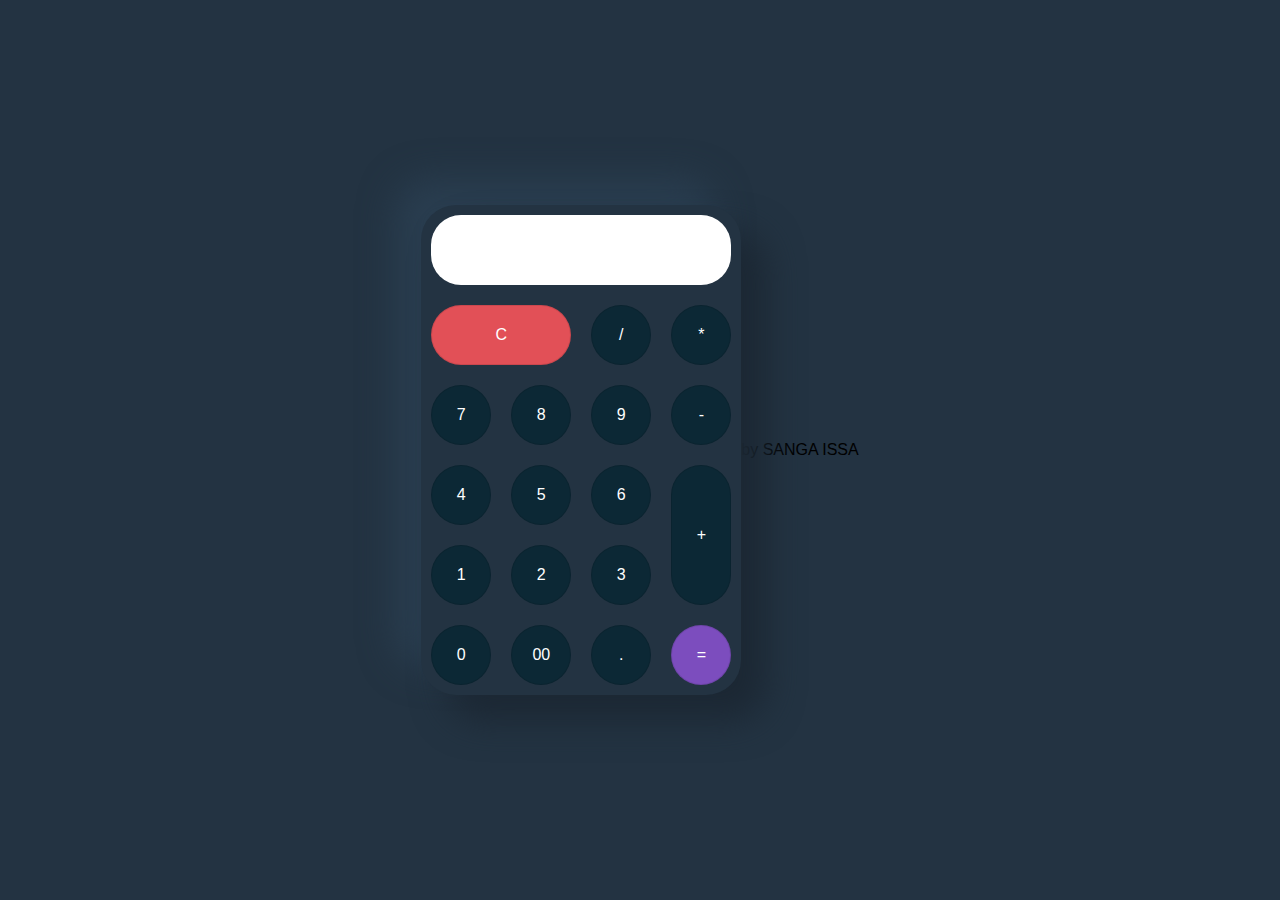
<file: calculator.html>
<!DOCTYPE html>
<html lang="en">
<head>
    <meta charset="UTF-8">
    <meta http-equiv="X-UA-Compatible" content="IE=edge">
    <meta name="viewport" content="width=device-width, initial-scale=1.0">
    <title>Calculator Made By @issasanga</title>
</head>
<style>
*{
    font-family: 'Poppins', sans-serif;
    margin: 0;
    padding: 0;
    box-sizing: border-box;
}

body{
    display:flex;
    justify-content:center;
    align-items:center;
    min-height: 100vh;
    background-color: #233342;
}
.calculator{
    border-radius: 35px;
    background: #233342;
    box-shadow:  26px 26px 35px #1c2834,
             -26px -26px 35px #2a3e50;
    position: relative;
    display:grid;
}

.calculator .value{
    grid-column: span 4;
    height: 70px;
    text-align: right;
    border: none;
    outline:none;
    padding: 10px;
    font-size: 18px;
    border-radius:30px;
    margin: 10px;
}

.calculator span{
    margin: 10px;
    border-radius:50px;
    display:grid;
    width: 60px;
    height: 60px;
    color: #fff;
    background-color: #0c2835;
    place-items: center;
    border: 1px solid rgba(0,0,0,.1);
}

.calculator span:active{
    background: #74ff3b;
    color:#111;
}

.calculator span.clear{
    grid-column: span 2;
    width: 140px;
    background: #e25057;
}

.calculator span.plus{
    grid-row: span 2;
    height: 140px;
}

.calculator span.equal{
    background: #7c4dbe;
}
</style
<body>
    <form class="calculator" name="cal">
        <input class="value" type="text" name="txt" readonly="">
        <span class="num clear" onclick="document.cal.txt.value = ''">C</span>
        <span class="num" onclick="document.cal.txt.value += '/'">/</span>
        <span class="num" onclick="document.cal.txt.value += '*'">*</span>
        <span class="num" onclick="document.cal.txt.value += '7'">7</span>
        <span class="num" onclick="document.cal.txt.value += '8'">8</span>
        <span class="num" onclick="document.cal.txt.value += '9'">9</span>
        <span class="num" onclick="document.cal.txt.value += '-'">-</span>
        <span class="num" onclick="document.cal.txt.value += '4'">4</span>
        <span class="num" onclick="document.cal.txt.value += '5'">5</span>
        <span class="num" onclick="document.cal.txt.value += '6'">6</span>
        <span class="num plus" onclick="document.cal.txt.value += '+'">+</span>
        <span class="num" onclick="document.cal.txt.value += '1'">1</span>
        <span class="num" onclick="document.cal.txt.value += '2'">2</span>
        <span class="num" onclick="document.cal.txt.value += '3'">3</span>
        <span class="num" onclick="document.cal.txt.value += '0'">0</span>
        <span class="num" onclick="document.cal.txt.value += '00'">00</span>
        <span class="num" onclick="document.cal.txt.value += '.'">.</span>
        <span class="num equal" onclick="document.cal.txt.value = eval(document.cal.txt.value)">=</span>
    </form>
        <div><p>by SANGA ISSA </p></div>
    
</body>
</html>
</file>
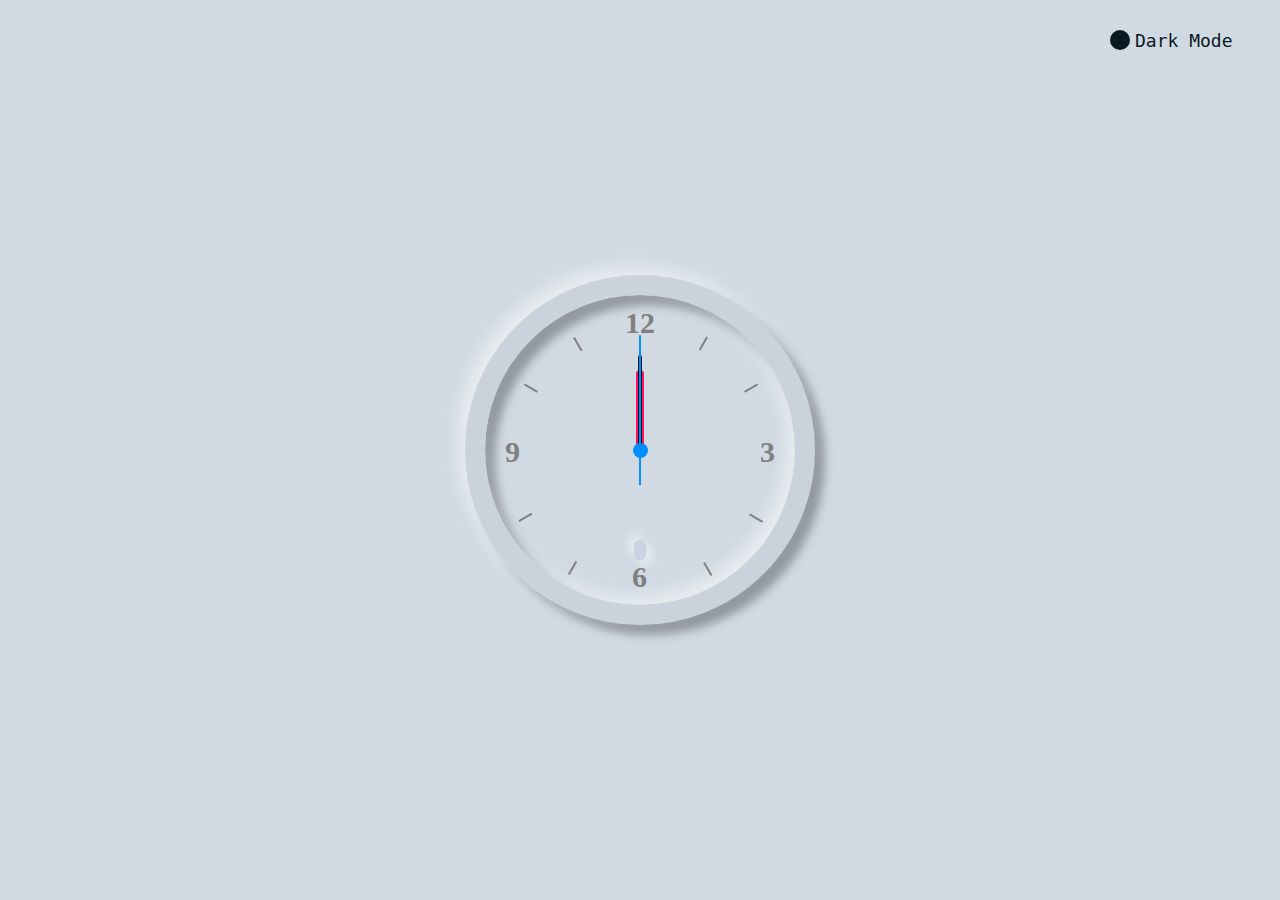
<file: clock.html>
<!DOCTYPE html>
<html lang="en">

<head>
    <meta charset="UTF-8">
    <meta http-equiv="X-UA-Compatible" content="IE=edge">
    <meta name="viewport" content="width=device-width, initial-scale=1.0">
    <title>Clock by @issasanga</title>
    <style>
        * {
            margin: 0;
            padding: 0;
            box-sizing: border-box;
        }

        body {
            display: flex;
            justify-content: center;
            align-items: center;
            min-height: 100vh;
            background: #091921;
        }

        body.light {
            background: #d1dae3;
        }

        .clock {
            width: 350px;
            height: 350px;
            display: flex;
            justify-content: center;
            align-items: center;
            background: #091921;
            border: 20px solid #091921;
            border-radius: 50%;
            box-shadow: -8px -8px 15px rgba(255, 255, 255, 0.05),
                20px 20px 20px rgba(0, 0, 0, 0.3),
                inset -8px -8px 15px rgba(255, 255, 255, 0.05),
                inset 20px 20px 20px rgba(0, 0, 0, 0.3);
        }

        body.light .clock {
            background: #d1dae3;
            border: 20px solid #cad3dc;
            box-shadow: -8px -8px 15px rgba(255, 255, 255, 0.5),
                10px 10px 10px rgba(0, 0, 0, 0.3),
                inset -8px -8px 15px rgba(255, 255, 255, 0.5),
                inset 10px 10px 10px rgba(0, 0, 0, 0.3);
        }

        .clock::before {
            content: '';
            position: absolute;
            height: 15px;
            width: 15px;
            background: #fff;
            border-radius: 50%;
            z-index: 100000;
        }

        body.light .clock::before {
            background: #008eff;
        }

        .indicators div {
            position: absolute;
            width: 2px;
            height: 15px;
            background: #404040;
        }

        .indicators div:nth-child(1) {
            transform: rotate(30deg) translateY(-130px) translateX(-3px);
        }

        .indicators div:nth-child(2) {
            transform: rotate(60deg) translateY(-130px) translateX(-5px);
        }

        .indicators div:nth-child(3) {
            transform: rotate(120deg) translateY(-130px) translateX(-5px);
        }

        .indicators div:nth-child(4) {
            transform: rotate(150deg) translateY(-130px) translateX(-2px);
        }

        .indicators div:nth-child(5) {
            transform: rotate(210deg) translateY(-130px) translateX(4px);
        }

        .indicators div:nth-child(6) {
            transform: rotate(240deg) translateY(-130px) translateX(6px);
        }

        .indicators div:nth-child(7) {
            transform: rotate(300deg) translateY(-130px) translateX(5px);
        }

        .indicators div:nth-child(8) {
            transform: rotate(330deg) translateY(-130px) translateX(2px);
        }

        body.light .indicators div {
            background: #808080;
        }

        .nums {
            position: absolute;
            font-size: 30px;
            font-weight: bold;
            color: #808080;
        }

        #three {
            position: absolute;
            left: 120px;
            top: -15px;
        }

        #six {
            position: absolute;
            top: 110px;
            left: -8px;
        }

        #nine {
            position: absolute;
            right: 120px;
            top: -15px;
        }

        #twelve {
            position: absolute;
            bottom: 110px;
            left: -15px;
        }

        .clock .hour,
        .clock .min,
        .clock .sec {
            position: absolute;
            z-index: 10;
        }

        .hour,
        .hr {
            height: 160px;
            width: 160px;
        }

        .min,
        .mn {
            height: 190px;
            width: 190px;
        }

        .sec,
        .sc {
            height: 230px;
            width: 230px;
        }

        .hr,
        .mn,
        .sc {
            display: flex;
            justify-content: center;
            position: absolute;
            border-radius: 50%;
        }

        .hr::before {
            content: '';
            position: absolute;
            width: 8px;
            height: 80px;
            background: #ff105e;
            z-index: 10;
            border-radius: 6px 6px 0 0;
        }

        .mn::before {
            content: '';
            position: absolute;
            width: 4px;
            height: 90px;
            background: #ffffff;
            z-index: 11;
            border-radius: 6px 6px 0 0;
        }

        body.light .mn::before {
            background: #091921;
        }

        .sc::before {
            content: '';
            position: absolute;
            width: 2px;
            height: 150px;
            background: #008eff;
            z-index: 12;
            border-radius: 6px 6px 0 0;
        }

        .time {
            height: 20px;
            position: absolute;
            top: 60%;
            padding: 0 5px;
            border: 1px solid #091921;
            background: #091921;
            border-radius: 5px;
            color: #808080;
            font-weight: bold;
            box-shadow: 5px 5px 10px rgba(255, 255, 255, 0.1), -5px -5px 10px rgba(255, 255, 255, 0.1);
        }

        body.light .time {
            color: #606060;
            border: 1px solid #CAD3E3;
            background: #CAD3E3;
            box-shadow: 5px 5px 10px rgba(255, 255, 255, 0.5), -5px -5px 10px rgba(255, 255, 255, 0.5);
        }

        .toggleClass {
            position: absolute;
            top: 30px;
            right: 150px;
            width: 20px;
            height: 20px;
            font-size: 18px;
            border-radius: 50%;
            background: #d1dae3;
            color: #d1dae3;
            font-family: monospace;
            cursor: pointer;
            display: flex;
            align-items: center;
        }

        .toggleClass::before {
            position: absolute;
            left: 25px;
            content: 'Light Mode';
            white-space: nowrap;
        }

        body.light .toggleClass {
            background: #091921;
            color: #091921;
        }

        body.light .toggleClass::before {
            content: 'Dark Mode';
        }
    </style>
</head>

<body class="light">
    <div class="clock">
        <div class="hour">
            <div class="hr" id="hr"></div>
        </div>
        <div class="min">
            <div class="mn" id="mn"></div>
        </div>
        <div class="sec">
            <div class="sc" id="sc"></div>
        </div>
        <div class="indicators">
            <div></div>
            <div></div>
            <div></div>
            <div></div>
            <div></div>
            <div></div>
            <div></div>
            <div></div>
        </div>
        <div class="nums">
            <span id="three">3</span>
            <span id="six">6</span>
            <span id="nine">9</span>
            <span id="twelve">12</span>
        </div>
        <div class="time"></div>
    </div>
    <div class="toggleClass" onclick="toggleClass()"></div>
    <script>
        function toggleClass() {
            const body = document.querySelector('body');
            body.classList.toggle('light');
        }

        const hr = document.querySelector('#hr');
        const mn = document.querySelector('#mn');
        const sc = document.querySelector('#sc');
        const time = document.querySelector('.time');

        setInterval(() => {
            let day = new Date();
            let hour = day.getHours();
            let min = day.getMinutes();
            let sec = day.getSeconds();

            let hrPosition = hour * 30 + min / 2      //hour * 360/12 + ((min * 360/60)/12)
            let minPosition = min * 6;             //min * 360/60
            let secPosition = sec * 6;           //sec * 360/60

            hr.style.transform = `rotateZ(${hrPosition}deg)`;
            mn.style.transform = `rotateZ(${minPosition}deg)`;
            sc.style.transform = `rotateZ(${secPosition}deg)`;

            if (sec < 10) {
                sec = '0' + sec;
            }
            if (min < 10) {
                min = '0' + min;
            }
            if (hour < 10) {
                hour = '0' + hour;
            }

            time.textContent = hour + ' : ' + min + ' : ' + sec;

        }, 1000);
    </script>
</body>

</html>
</file>
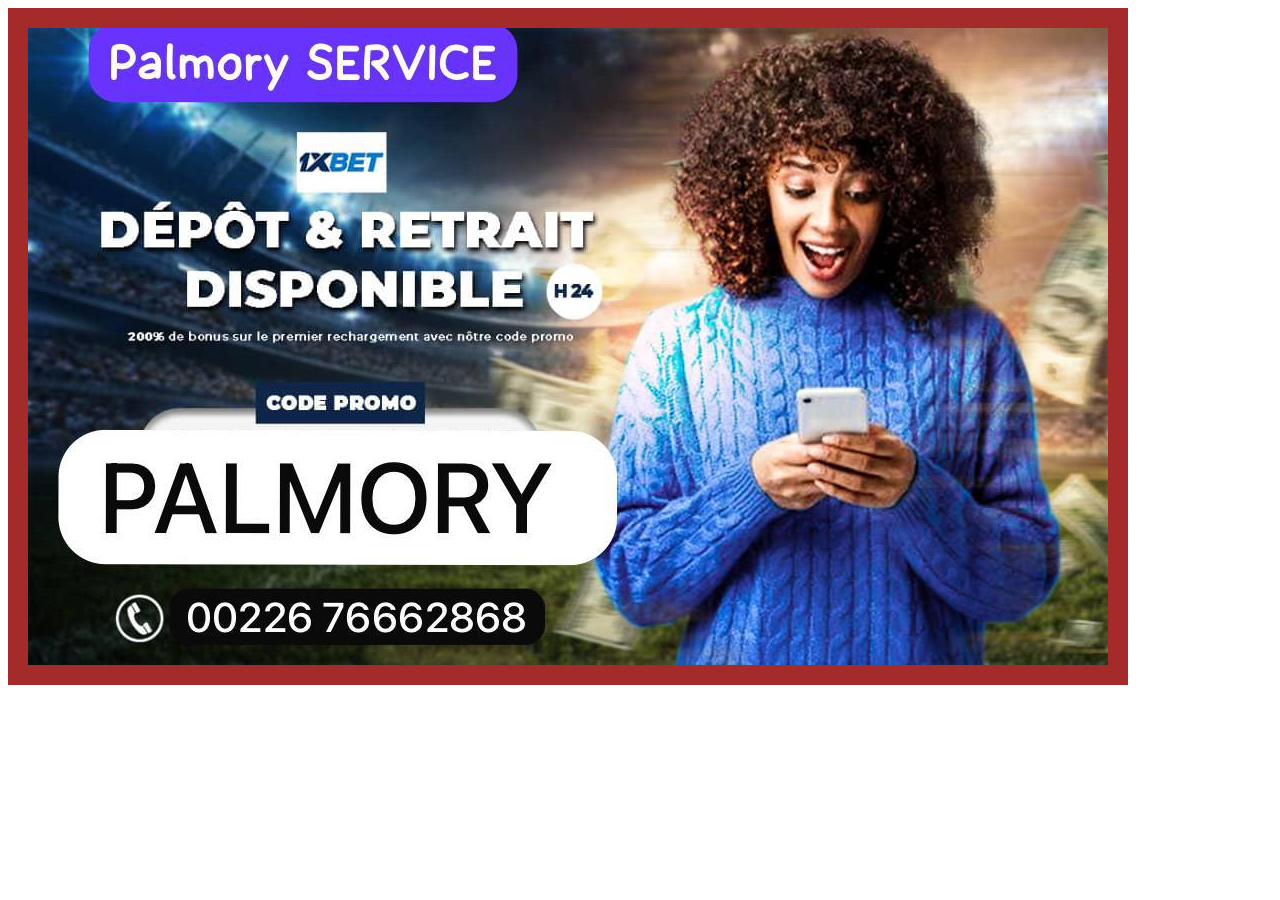
<file: codepromo.html>
<!DOCTYPE html>
<html lang="en">
    <head>
        <meta charset="UTF-8" />
        <title>PALMORY Digital Service</title>
        <style>
        /* Pied de page */
img {
    background-color: brown;
    color: white;
    text-align: center;
    padding: 20px;
    font-size: 14px;
}
        </style>
    </head>
    <body>
    
      <footer>
          <img src="logoProjet5.jpg" alt="image-transparent">
    
        <p></p>
    </footer>

    </body>
</html>
</file>
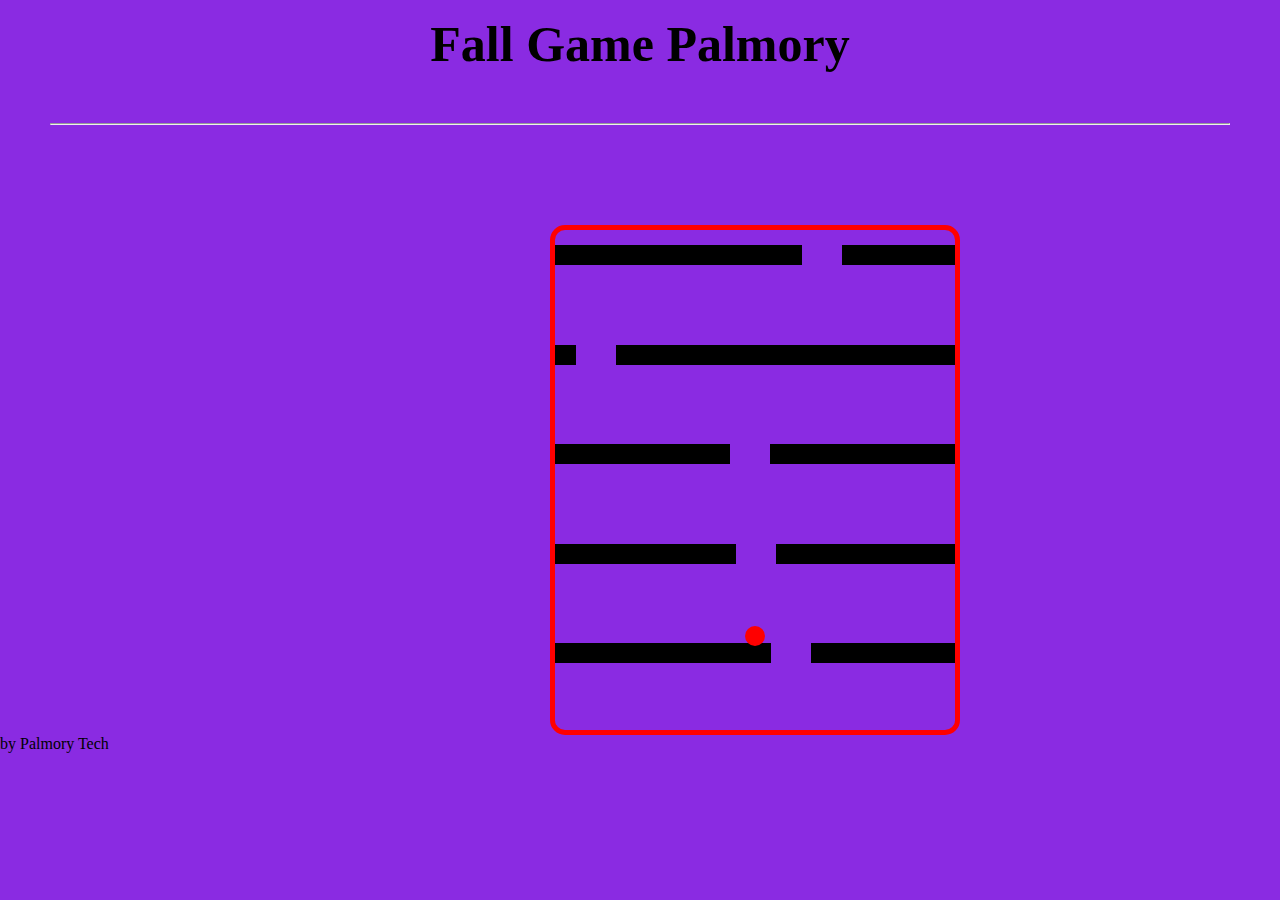
<file: Game_palmory.html>
<!DOCTYPE html>
<html lang="en">

<head>
    <meta charset="UTF-8">
    <meta http-equiv="X-UA-Compatible" content="IE=edge">
    <meta name="viewport" content="width=device-width, initial-scale=1.0">
    <title>FallGame by palmory tech</title>

    <style>
        

        * {
            padding: 0;
            margin: 0;
        }

        body {
            background-color: blueviolet;
        }

        h1 {
            text-align: center;
            margin-top: 15px;
            font-size: 50px;
        }

        hr {
            text-align: center;
            margin: 50px;
        }

        #game {
            width: 400px;
            height: 500px;
            border: 5px solid red;
            border-radius: 15px;
            margin: 100px 0 0 550px;
            overflow: hidden;
        }

        #character {
            width: 20px;
            height: 20px;
            background-color: red;
            border-radius: 50%;
            position: relative;
            top: 400px;
            left: 190px;
            z-index: 1000000;
        }

        .block {
            width: 400px;
            height: 20px;
            background-color: black;
            position: relative;
            top: 100px;
            margin-top: -20px;
        }

        .hole {
            width: 40px;
            height: 20px;
            background-color: blueviolet;
            position: relative;
            top: 100px;
            margin-top: -20px;
        }
    </style>
</head>

<body>
    <h1>Fall Game Palmory</h1>
    <hr>
    <div id="game">
        <div id="character">

        </div>
    </div>
</body>


<script>
    var character = document.getElementById('character');
    var game = document.getElementById('game');
    var interval;
    var both = 0;
    var counter = 0;
    var currentBlocks = [];

    function moveLeft() {
        var left = parseInt(window.getComputedStyle(character).getPropertyValue("left"));
        if (left > 0) {

            character.style.left = left - 2 + "px";
        }
    }
    function moveRight() {
        var left = parseInt(window.getComputedStyle(character).getPropertyValue("left"));
        if (left < 380) {

            character.style.left = left + 2 + "px";
        }
    }

    document.addEventListener("keydown", event => {
        if (both == 0) {
            both++;
            if (event.key === "ArrowLeft") {
                interval = setInterval(moveLeft, 1);
            }
            if (event.key === "ArrowRight") {
                interval = setInterval(moveRight, 1);
            }
        }
    });

    document.addEventListener("keyup", event => {
        clearInterval(interval);
        both = 0;
    });

    var blocks = setInterval(function () {
        var blockLast = document.getElementById("block" + (counter - 1));
        var holeLast = document.getElementById("hole" + (counter - 1));

        if (counter > 0) {

            var blockLastTop = parseInt(window.getComputedStyle(blockLast).getPropertyValue("top"));
            var holeLastTop = parseInt(window.getComputedStyle(holeLast).getPropertyValue("top"));
        }

        if (blockLastTop < 400 || counter == 0) {

            var block = document.createElement("div");
            var hole = document.createElement("div");
            block.setAttribute("class", "block");
            hole.setAttribute("class", "hole");
            block.setAttribute("id", "block" + counter);
            hole.setAttribute("id", "hole" + counter);

            block.style.top = blockLastTop + 100 + "px";
            hole.style.top = holeLastTop + 100 + "px";

            var random = Math.floor(Math.random() * 360);
            hole.style.left = random + "px";

            game.appendChild(block);
            game.appendChild(hole);
            currentBlocks.push(counter);
            counter++;
        }

        var characterTop = parseInt(window.getComputedStyle(character).getPropertyValue("top"));
        var characterLeft = parseInt(window.getComputedStyle(character).getPropertyValue("left"));
        var drop = 0;

        if (characterTop <= 0) {
            alert('Game Over. Score: ' + (counter - 9));
            clearInterval(blocks);
            location.reload();
        }

        for (var i = 0; i < currentBlocks.length; i++) {
            let current = currentBlocks[i];
            let iBlock = document.getElementById("block" + current);
            let iHole = document.getElementById("hole" + current);

            let iblockTop = parseFloat(window.getComputedStyle(iBlock).getPropertyValue("top"));
            let iholeLeft = parseFloat(window.getComputedStyle(iHole).getPropertyValue("left"));

            iBlock.style.top = iblockTop - 0.5 + "px";
            iHole.style.top = iblockTop - 0.5 + "px";

            if (iblockTop < -20) {
                currentBlocks.shift();
                iBlock.remove();
                iHole.remove();
            }
            if (iblockTop - 20 < characterTop && iblockTop > characterTop) {
                drop++;
                if (iholeLeft <= characterLeft && iholeLeft + 20 >= characterLeft) {
                    drop = 0;
                }
            }
        }
        if (drop == 0) {
            if (characterTop < 480) {

                character.style.top = characterTop + 2 + "px";
            }
        }
        else {
            character.style.top = characterTop - 0.5 + "px";
        }
    }, 1);

</script>
    <legend>by Palmory Tech</legend>

</html>
</file>
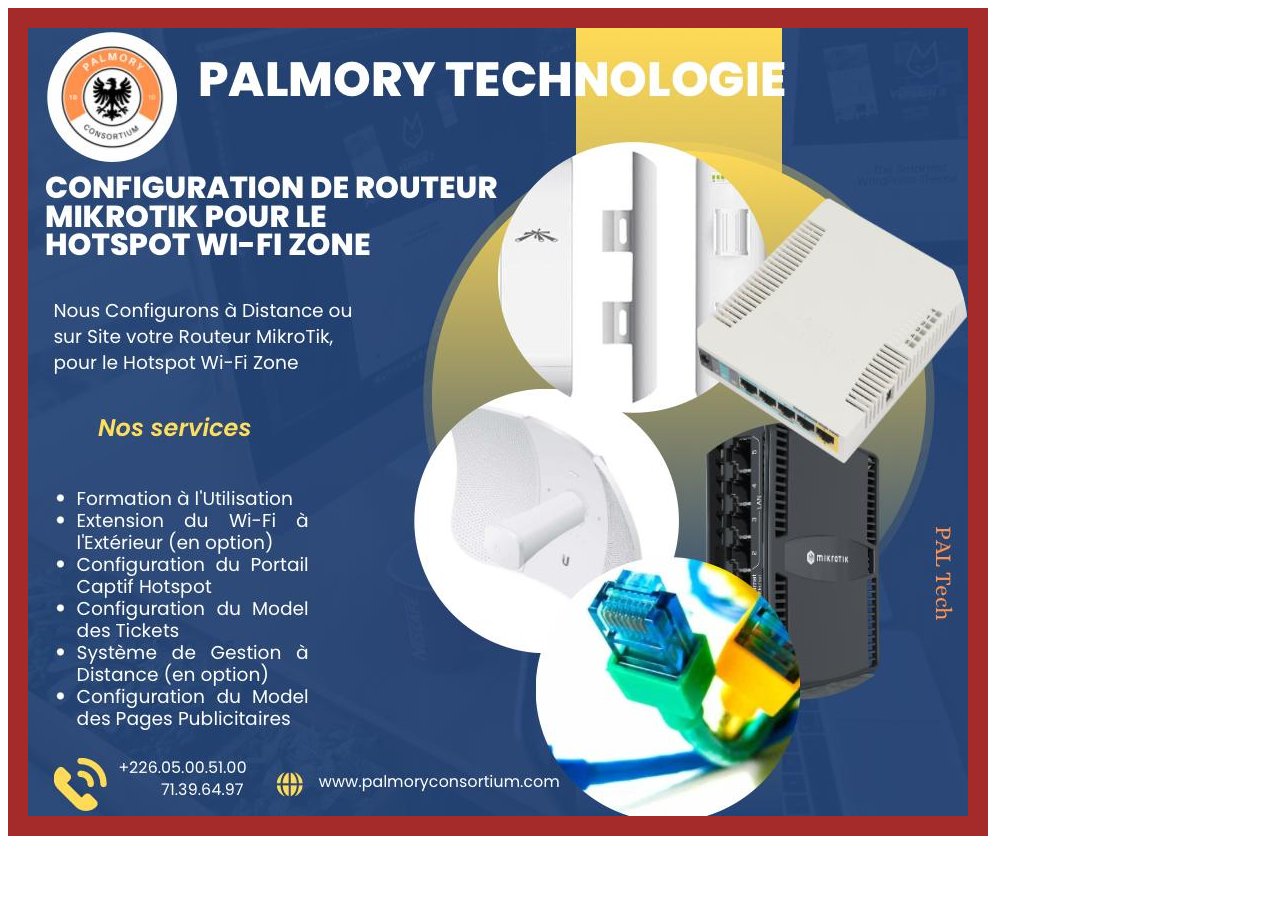
<file: mikrotik.html>
<!DOCTYPE html>
<html lang="en">
    <head>
        <meta charset="UTF-8" />
        <title>PALMORY tech</title>
        <style>
        /* page */
img {
    background-color: brown;
    color: white;
    text-align: center;
    padding: 20px;
    font-size: 14px;
}
        </style>
    </head>
    <body>
    
      <footer>
          <img src="logoProjet6.jpg" alt="image-transparent">
    
        <p></p>
    </footer>

    </body>
</html>
</file>
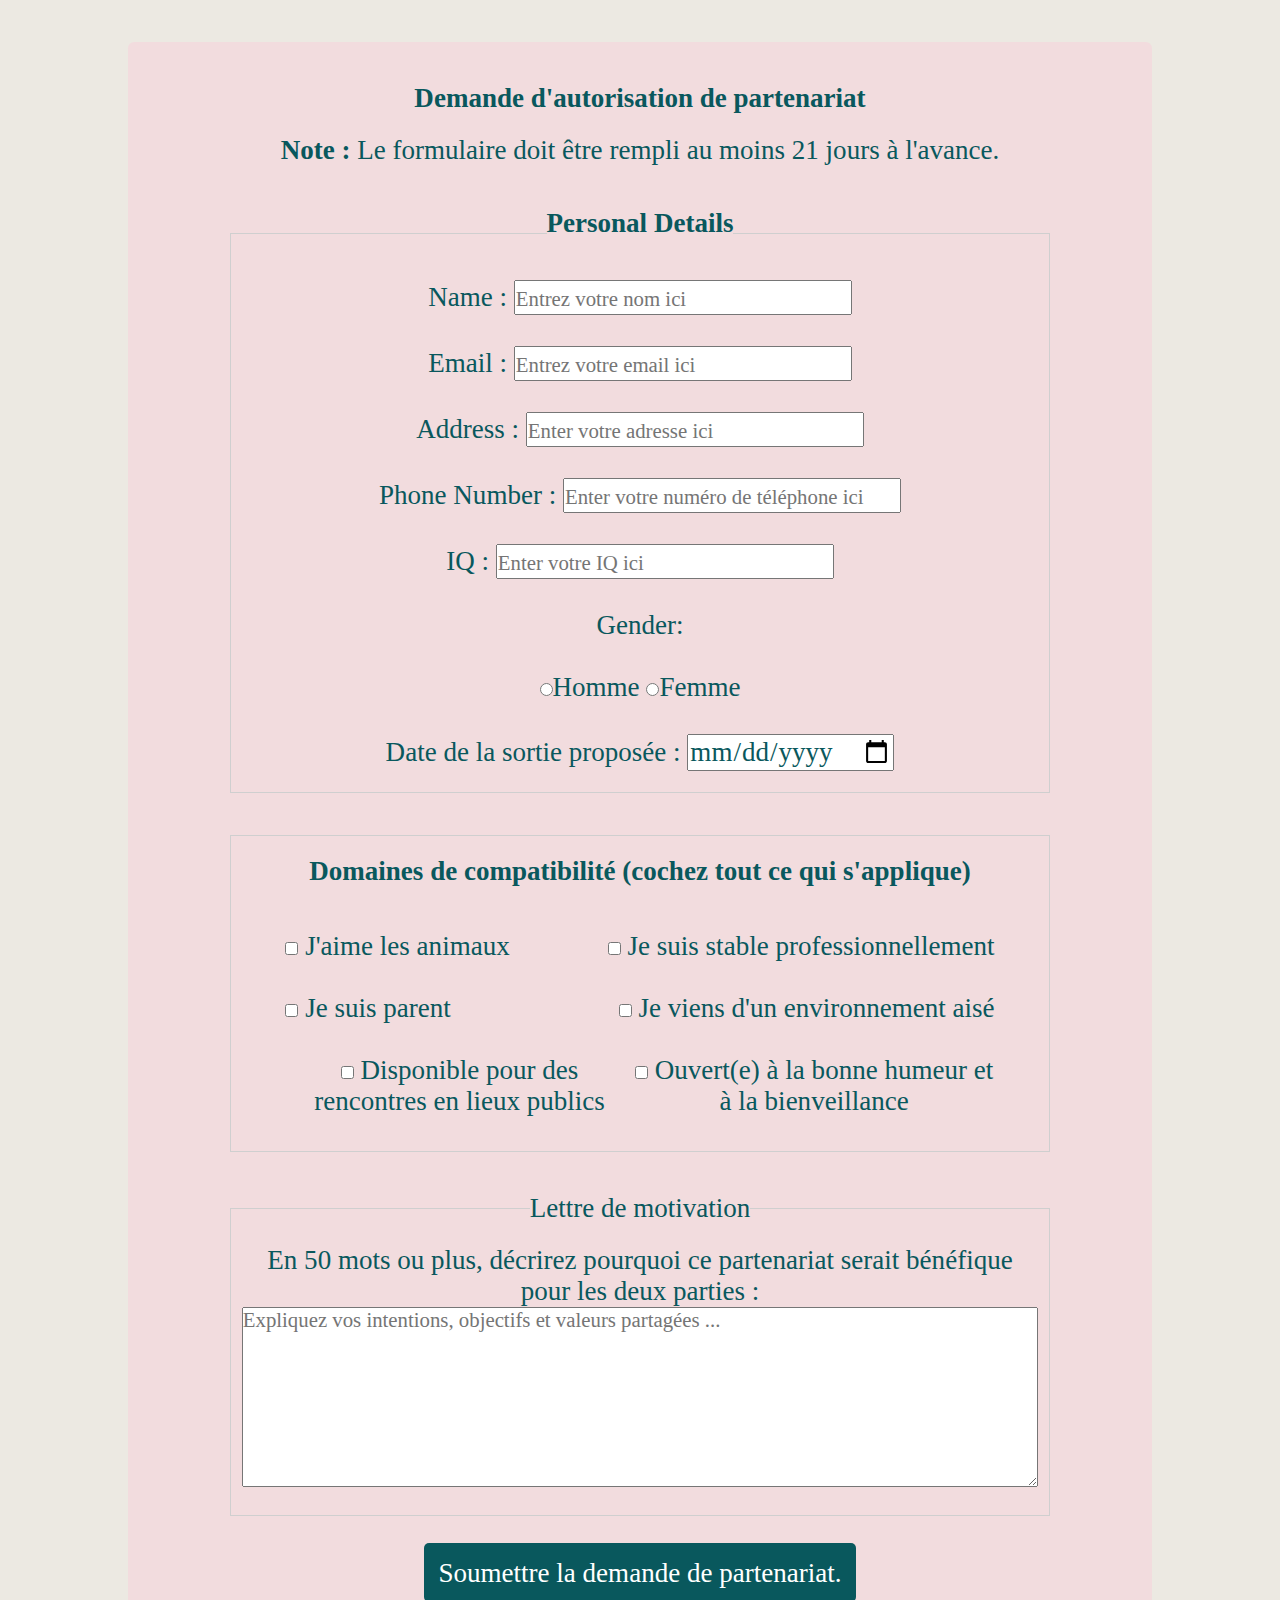
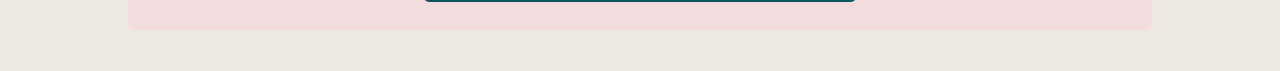
<file: page_de_partenaire.html>
<!DOCTYPE html>
<html lang="en">
<head>
    <meta charset="UTF-8">
    <meta http-equiv="X-UA-Compatible" content="IE=edge">
    <meta name="viewport" content="width=device-width, initial-scale=1.0">
    <title>Date Me Form</title>
    <style>
        * {
        margin: 0;
        padding: 0;
        box-sizing: border-box;
        color: #09585d;
        font-family: "Oswald";
        font-size: 1.3rem;
        text-decoration:none;
    }
    a, input{
        cursor:pointer;
    }
    .main-bg {
        background: #ece9e2;
    }
    .title{
        margin-bottom: 1rem;
    }
    .bord{
        margin: 0 auto;
        margin-top: 2rem;
        width: 80%;
        border: 1px solid #cfcfcf;
        margin-bottom:2rem;
        padding: 1rem .5rem 1rem .5rem;
    }
    .content {
        margin: 0 auto;
        margin-top: 2rem;
        padding-top:2rem;
        margin-bottom:2rem;
        width: 80%;
        border: 1 solid #cfcfcf;
        background: #f2dcde;
        text-align: center;
        border-radius: .3rem;
    }
    form.content{
        padding-bottom:2rem;
    }
    .check{
        width:100%;
    }
    .check-1, .check-2, .check-3{
        padding: 1rem 2rem .5rem 2rem;
        display:flex;
        justify-content: space-between;
    }
    .checkbox-align{
        padding-right: 2rem;
    }
    textarea{
        width:100%;
        height: 20vh;
    }
    textarea:focus, input:focus{
        outline: 1px solid #cfcfcf;
    }
    ::placeholder{
        font-size:1rem;
    }
    a.btn{
        background: #09585d;
        color:#fff;
        padding:.7rem;
        border-radius:5px;
    }
    </style>
</head>
<body class="main-bg">
    <form  class="content">
        <h2 class="title">Demande d'autorisation de partenariat</h2>
        <p class="note">
            <b>Note : </b>
            Le formulaire doit être rempli au moins 21 jours à l'avance.
        </p>
        <fieldset class="bord">
            <legend>
                <h2 class="title">Personal Details</h2>
            </legend>
            <label>Name : </label>
                <input type="text" placeholder="Entrez votre nom ici"> <br> <br>
            <label>Email : </label>
                <input type="text" placeholder="Entrez votre email ici"> <br> <br>
            <label>Address : </label>
                <input type="text" placeholder="Enter votre adresse ici"> <br> <br>
            <label>Phone Number : </label>
                <input type="text" placeholder="Enter votre numéro de téléphone ici">  <br> <br>
            <label>IQ : </label>
                <input type="text" placeholder="Enter votre IQ ici">  <br> <br>      
            <label>Gender: </label> <br><br>
                <input type="radio" name="gender">Homme 
                <input type="radio" name="gender">Femme <br><br>
            <label>Date de la sortie proposée : </label>
                <input type="date">       
        </fieldset>
        <fieldset class="bord">
            <h2 class="title">Domaines de compatibilité (cochez tout ce qui s'applique)</h2>
            <table class="check">
                <tr class="check-1">
                    <td><input type="checkbox"> <label>J'aime les animaux</label></td>
                    <td><input type="checkbox"> <label>Je suis stable professionnellement </label></td>
                </tr>
                <tr class="check-2">
                    <td><input type="checkbox"> <label>Je suis parent</label></td>
                    <td><input type="checkbox"> <label>Je viens d'un environnement aisé </label></td>
                </tr>
                <tr class="check-3">
                    <td><input type="checkbox"> <label>Disponible pour des rencontres en lieux publics</label></td>
                    <td><input type="checkbox"> <label>Ouvert(e) à la bonne humeur et à la bienveillance</label></td>
                </tr>
            </table>
        </fieldset>
        <fieldset class="bord">
            <legend>Lettre de motivation </legend>
            <p>En 50 mots ou plus, décrirez pourquoi ce partenariat serait bénéfique pour les deux parties :</p>
            <textarea placeholder="Expliquez vos intentions, objectifs et valeurs partagées ..."></textarea>
        </fieldset>
        <a href="mailto:isssanga9@gmail.com" class="btn">Soumettre la demande de partenariat.</a>
    </form>    
</body>
</html>
</file>
